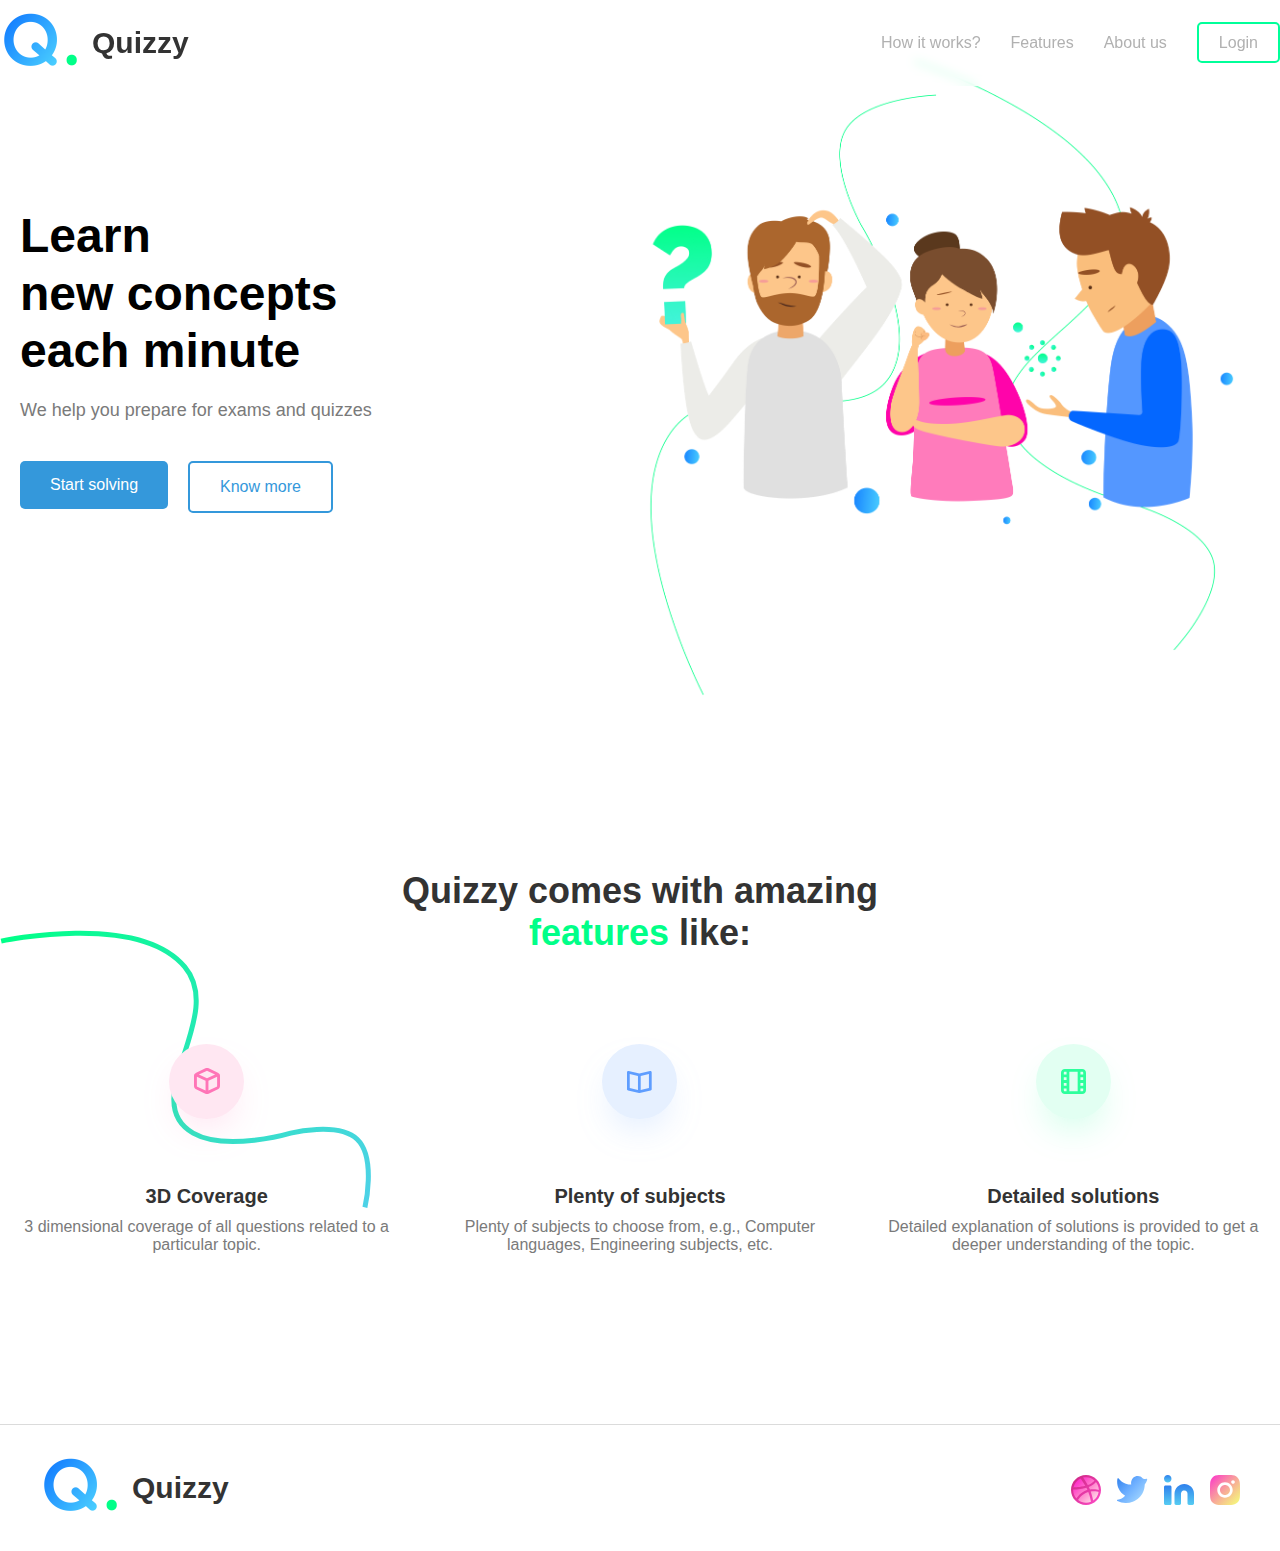
<file: index.html>
<!DOCTYPE html>
<html lang="en">
<head>
    <meta charset="UTF-8">
    <meta name="viewport" content="width=device-width, initial-scale=1.0">
    <title>Quizzy-home</title>
    <link rel="icon" type="image/x-icon" href="Favicon-icon.png">
    <link rel="stylesheet" href="main.css">
</head>
<body>
    <!-- =============>> HEADER<<=============> -->
    <section class="navbar">
        <div class="logo">
            <a href="index.html">
                <img src="Logo.png" alt="Logo">
                <span>Quizzy</span>
            </a>
        </div>
        <div class="menu">
            <a href="#">How it works?</a>
            <a href="#features">Features</a>
            <a href="about-team.html">About us</a>
            <div class="login">
                <a href="#" class="login-btn">Login</a>
            </div>
        </div>
    </section>

    <!-- =============>> SECTION-HERO<<=============> -->
    <section class="container">
        <div class="text-content">
            <h1>Learn <br>new concepts<br>each minute</h1>
            <p>We help you prepare for exams and quizzes</p>
            <div class="buttons">
                <a href="quizzy.html"><button class="start-btn">Start solving</button></a>
                <button class="know-more-btn">Know more</button>
            </div>
        </div>
        <div class="image-content">
            <img src="Illusttration.png" alt="Concept Illustration">
        </div>
    </section>

    <!-- =============>> features <<=============> -->
    <section id="features">
        <div class="containers">
            <div class="features-container">
                <div class="svg-background">
                    <svg xmlns="http://www.w3.org/2000/svg" width="371" height="278" viewBox="0 0 371 278" fill="none">
                        <path d="M364.915 277.359C364.915 277.359 376.503 227.746 357.163 209.22C338.328 191.179 290.657 203.1 290.657 203.1C290.657 203.1 226.251 221.916 193.141 203.1C136.618 170.978 226.489 86.7025 184.777 36.8344C138.325 -18.7015 1.17089 11.1295 1.17089 11.1295" stroke="url(#paint0_linear_1_220)" stroke-width="5"/>
                        <defs>
                            <linearGradient id="paint0_linear_1_220" x1="-3.36149e-06" y1="16" x2="395" y2="327" gradientUnits="userSpaceOnUse">
                                <stop stop-color="#01FF88"/>
                                <stop offset="1" stop-color="#56CCF2"/>
                            </linearGradient>
                        </defs>
                    </svg>
                </div>
                <div class="features-content">
                    <h2>Quizzy comes with amazing <span>features</span> like:</h2>
                    <div class="features-grid">
                        <div class="feature-item">
                            <div class="icon" >
                                <img src="Group 23.svg" alt="3D Coverage">
                            </div>
                            <h3>3D Coverage</h3>
                            <p>3 dimensional coverage of all questions related to a particular topic.</p>
                        </div>
                        <div class="feature-item">
                            <div class="icon" >
                                <img src="Plenty.svg" alt="Plenty of subjects">
                            </div>
                            <h3>Plenty of subjects</h3>
                            <p>Plenty of subjects to choose from, e.g., Computer languages, Engineering subjects, etc.</p>
                        </div>
                        <div class="feature-item">
                            <div class="icon" >
                                <img src="Detailed.svg" alt="Detailed solutions">
                            </div>
                            <h3>Detailed solutions</h3>
                            <p>Detailed explanation of solutions is provided to get a deeper understanding of the topic.</p>
                        </div>
                    </div>
                </div>
            </div>
        </div>
    </section>

    <!-- =============>> footer <<=============> -->
    <footer class="footer containers" >
        <div class="logo">
            <a href="index.html">
                <img src="Logo.png" alt="Logo">
                <span>Quizzy</span>
            </a>
        </div>
        <div class="social-icons">
            <a href="#" class="icon">
                <svg xmlns="http://www.w3.org/2000/svg" width="30" height="30" viewBox="0 0 30 30" fill="none">
                    <path d="M15 0.997314C22.7344 0.997314 28.9922 7.26247 28.9922 14.9942C28.9922 22.7259 22.7344 29.0028 15 29.0028C7.26562 29.0028 1.00781 22.7376 1.00781 15.0059C1.00781 7.2742 7.26562 0.997314 15 0.997314Z" fill="url(#paint0_linear_1_393)"/>
                    <path d="M15 30C6.72656 30 0 23.2773 0 15.0059C0 6.72272 6.72656 0 15 0C23.2734 0 30 6.72272 30 14.9941C30 23.2655 23.2734 30 15 30ZM27.6445 17.0473C27.2109 16.9065 23.6836 15.8623 19.6641 16.4959C21.3398 21.095 22.0195 24.8494 22.1484 25.6238C25.0312 23.6879 27.082 20.614 27.6445 17.0473ZM20.0039 26.8088C19.8164 25.6824 19.0664 21.7638 17.2734 17.0943C17.25 17.106 17.2148 17.1177 17.1914 17.1177C9.96094 19.6402 7.37109 24.65 7.13672 25.1193C9.30469 26.8088 12.0352 27.8178 15 27.8178C16.7695 27.8295 18.4688 27.4658 20.0039 26.8088ZM5.48438 23.5823C5.77734 23.0896 9.29297 17.2702 15.9023 15.1232C16.0664 15.0645 16.2422 15.0176 16.4062 14.9707C16.0898 14.2433 15.7383 13.5158 15.3633 12.8002C8.96484 14.7126 2.75391 14.6304 2.19141 14.6187C2.19141 14.7478 2.17969 14.8768 2.17969 15.0059C2.19141 18.3027 3.43359 21.3062 5.48438 23.5823ZM2.46094 12.3895C3.03516 12.4013 8.30859 12.4247 14.3086 10.8291C12.1875 7.05123 9.89062 3.88346 9.5625 3.42589C5.96484 5.11537 3.29297 8.42393 2.46094 12.3895ZM12 2.55768C12.3516 3.02698 14.6836 6.19476 16.7812 10.0548C21.3398 8.34181 23.2617 5.76066 23.4961 5.43215C21.2344 3.42589 18.2578 2.20571 15 2.20571C13.9688 2.20571 12.9609 2.33477 12 2.55768ZM24.9141 6.91044C24.6445 7.27415 22.5 10.0313 17.7656 11.9671C18.0586 12.5772 18.3516 13.1991 18.6211 13.8209C18.7148 14.0438 18.8086 14.2667 18.9023 14.4779C23.168 13.9382 27.3984 14.8064 27.8203 14.8885C27.7852 11.8733 26.707 9.09269 24.9141 6.91044Z" fill="url(#paint1_linear_1_393)"/>
                    <defs>
                      <linearGradient id="paint0_linear_1_393" x1="1" y1="1" x2="29" y2="29" gradientUnits="userSpaceOnUse">
                        <stop stop-color="#FF00D6"/>
                        <stop offset="1" stop-color="#FF0063" stop-opacity="0"/>
                        <stop offset="1" stop-color="#FF00C7" stop-opacity="0.74"/>
                      </linearGradient>
                      <linearGradient id="paint1_linear_1_393" x1="0" y1="0" x2="30" y2="30" gradientUnits="userSpaceOnUse">
                        <stop stop-color="#CA247E"/>
                        <stop offset="1" stop-color="#FF4DCA"/>
                      </linearGradient>
                    </defs>
                  </svg>
            </a>
            <a href="#" class="icon">
                <svg xmlns="http://www.w3.org/2000/svg" width="31" height="28" viewBox="0 0 31 28" fill="none">
                    <path d="M8.52248 27.0433C11.005 27.1269 13.4789 26.7086 15.7982 25.8131C18.1174 24.9175 20.2348 23.5629 22.0253 21.8293C23.8158 20.0958 25.243 18.0183 26.2225 15.7199C27.2021 13.4214 27.7142 10.9485 27.7285 8.44739C28.8662 7.02972 29.711 5.39737 30.2132 3.64627C30.2507 3.50791 30.2477 3.3616 30.2045 3.22494C30.1613 3.08828 30.0798 2.9671 29.9698 2.876C29.8598 2.7849 29.7261 2.72775 29.5846 2.71144C29.4431 2.69514 29.2999 2.72037 29.1723 2.78409C28.5771 3.07259 27.9071 3.16578 27.2565 3.05053C26.6059 2.93528 26.0077 2.61741 25.546 2.14169C24.9566 1.49181 24.2437 0.967664 23.4495 0.600305C22.6553 0.232946 21.796 0.0298499 20.9224 0.00304998C20.0488 -0.02375 19.1787 0.126292 18.3638 0.444285C17.5488 0.762278 16.8056 1.24175 16.178 1.8543C15.3188 2.69223 14.6894 3.73974 14.3511 4.89502C14.0128 6.05031 13.9771 7.27408 14.2473 8.44739C8.62321 8.78549 4.76185 6.09754 1.67277 2.41217C1.57997 2.30635 1.45857 2.23003 1.32341 2.19252C1.18824 2.15502 1.04516 2.15796 0.911622 2.20099C0.77809 2.24402 0.659889 2.32527 0.571456 2.43482C0.483022 2.54437 0.428182 2.67749 0.413634 2.8179C-0.174854 6.10502 0.249659 9.49475 1.63016 12.5318C3.01066 15.5689 5.28103 18.1079 8.13634 19.8078C6.22184 22.0187 3.53329 23.3996 0.631884 23.6622C0.476443 23.6882 0.332951 23.7624 0.221492 23.8746C0.110032 23.9867 0.0361832 24.1311 0.0102799 24.2876C-0.0156235 24.4441 0.00771545 24.6049 0.0770303 24.7474C0.146345 24.8898 0.258167 25.0069 0.396845 25.0823C2.92103 26.3525 5.70072 27.0233 8.52248 27.0433Z" fill="url(#paint0_linear_1_390)"/>
                    <defs>
                      <linearGradient id="paint0_linear_1_390" x1="0" y1="0" x2="30" y2="27" gradientUnits="userSpaceOnUse">
                        <stop stop-color="#2F80ED"/>
                        <stop offset="0.4375" stop-color="#6CAEFF"/>
                        <stop offset="1" stop-color="#B5E4FF"/>
                      </linearGradient>
                    </defs>
                  </svg>
            </a>
            <a href="#" class="icon">
                <svg xmlns="http://www.w3.org/2000/svg" width="30" height="30" viewBox="0 0 30 30" fill="none">
                    <path d="M20.25 8.99994C18.9726 8.99555 17.7068 9.24309 16.5252 9.72839C15.3435 10.2137 14.2692 10.9272 13.3636 11.8282C12.458 12.7291 11.739 13.7998 11.2476 14.9789C10.7562 16.158 10.5022 17.4225 10.5 18.6999V28.4999C10.5 28.8977 10.658 29.2792 10.9393 29.5605C11.2206 29.8418 11.6022 29.9999 12 29.9999H15.5C15.8978 29.9999 16.2793 29.8418 16.5606 29.5605C16.8419 29.2792 17 28.8977 17 28.4999V18.6999C16.9997 18.2456 17.0951 17.7963 17.28 17.3813C17.465 16.9663 17.7353 16.595 18.0734 16.2915C18.4115 15.988 18.8098 15.7592 19.2422 15.6199C19.6747 15.4806 20.1316 15.4341 20.5833 15.4833C21.3933 15.5853 22.1377 15.981 22.6753 16.5954C23.2129 17.2098 23.5064 18.0002 23.5 18.8166V28.4999C23.5 28.8977 23.658 29.2792 23.9393 29.5605C24.2206 29.8418 24.6021 29.9999 25 29.9999H28.5C28.8978 29.9999 29.2793 29.8418 29.5606 29.5605C29.8419 29.2792 29.9999 28.8977 29.9999 28.4999V18.6999C29.9978 17.4225 29.7437 16.158 29.2523 14.9789C28.761 13.7998 28.0419 12.7291 27.1363 11.8282C26.2307 10.9272 25.1564 10.2137 23.9748 9.72839C22.7931 9.24309 21.5274 8.99555 20.25 8.99994Z" fill="url(#paint0_linear_1_385)"/>
                    <path d="M5.99998 10.5H1.5C0.671571 10.5 0 11.1716 0 12V28.5C0 29.3284 0.671571 29.9999 1.5 29.9999H5.99998C6.82841 29.9999 7.49998 29.3284 7.49998 28.5V12C7.49998 11.1716 6.82841 10.5 5.99998 10.5Z" fill="url(#paint1_linear_1_385)"/>
                    <path d="M3.74999 7.49998C5.82105 7.49998 7.49998 5.82105 7.49998 3.74999C7.49998 1.67893 5.82105 0 3.74999 0C1.67893 0 0 1.67893 0 3.74999C0 5.82105 1.67893 7.49998 3.74999 7.49998Z" fill="url(#paint2_linear_1_385)"/>
                    <defs>
                      <linearGradient id="paint0_linear_1_385" x1="20.25" y1="8.99988" x2="20.25" y2="29.9999" gradientUnits="userSpaceOnUse">
                        <stop stop-color="#2F80ED"/>
                        <stop offset="1" stop-color="#56CCF2"/>
                      </linearGradient>
                      <linearGradient id="paint1_linear_1_385" x1="3.74999" y1="10.5" x2="3.74999" y2="29.9999" gradientUnits="userSpaceOnUse">
                        <stop stop-color="#2F80ED"/>
                        <stop offset="1" stop-color="#56CCF2"/>
                      </linearGradient>
                      <linearGradient id="paint2_linear_1_385" x1="3.74999" y1="0" x2="3.74999" y2="7.49998" gradientUnits="userSpaceOnUse">
                        <stop stop-color="#2F80ED"/>
                        <stop offset="1" stop-color="#56CCF2"/>
                      </linearGradient>
                    </defs>
                  </svg>
            </a>
            <a href="#" class="icon">
                <svg xmlns="http://www.w3.org/2000/svg" width="30" height="30" viewBox="0 0 30 30" fill="none">
                    <path d="M14.996 9.99768C12.2417 9.99768 9.99393 12.2454 9.99393 14.9997C9.99393 17.754 12.2417 20.0018 14.996 20.0018C17.7503 20.0018 19.998 17.754 19.998 14.9997C19.998 12.2454 17.7503 9.99768 14.996 9.99768ZM29.9983 14.9997C29.9983 12.9284 30.0171 10.8758 29.9008 8.80815C29.7844 6.40657 29.2366 4.27517 27.4804 2.51902C25.7205 0.759114 23.5929 0.215007 21.1913 0.0986802C19.1199 -0.0176462 17.0673 0.00111615 14.9997 0.00111615C12.9284 0.00111615 10.8758 -0.0176462 8.80815 0.0986802C6.40658 0.215007 4.27517 0.762866 2.51902 2.51902C0.759114 4.27893 0.215007 6.40657 0.0986802 8.80815C-0.0176462 10.8795 0.00111615 12.9321 0.00111615 14.9997C0.00111615 17.0673 -0.0176462 19.1237 0.0986802 21.1913C0.215007 23.5929 0.762867 25.7243 2.51902 27.4804C4.27893 29.2403 6.40658 29.7844 8.80815 29.9008C10.8795 30.0171 12.9321 29.9983 14.9997 29.9983C17.0711 29.9983 19.1237 30.0171 21.1913 29.9008C23.5929 29.7844 25.7243 29.2366 27.4804 27.4804C29.2403 25.7205 29.7844 23.5929 29.9008 21.1913C30.0208 19.1237 29.9983 17.0711 29.9983 14.9997ZM14.996 22.696C10.7369 22.696 7.29966 19.2588 7.29966 14.9997C7.29966 10.7407 10.7369 7.30341 14.996 7.30341C19.255 7.30341 22.6923 10.7407 22.6923 14.9997C22.6923 19.2588 19.255 22.696 14.996 22.696ZM23.0075 8.78564C22.0131 8.78564 21.2101 7.98261 21.2101 6.98821C21.2101 5.9938 22.0131 5.19078 23.0075 5.19078C24.0019 5.19078 24.8049 5.9938 24.8049 6.98821C24.8052 7.22433 24.7589 7.4582 24.6687 7.6764C24.5785 7.89461 24.4461 8.09288 24.2791 8.25984C24.1122 8.42681 23.9139 8.5592 23.6957 8.64942C23.4775 8.73964 23.2436 8.78593 23.0075 8.78564Z" fill="url(#paint0_linear_1_392)"/>
                    <defs>
                      <linearGradient id="paint0_linear_1_392" x1="0" y1="0" x2="30" y2="30" gradientUnits="userSpaceOnUse">
                        <stop stop-color="#FD2DCF"/>
                        <stop offset="1" stop-color="#F0FF3F" stop-opacity="0.69"/>
                      </linearGradient>
                    </defs>
                  </svg>
            </a>
        </div>
    </footer>
</body>
</html>
</file>
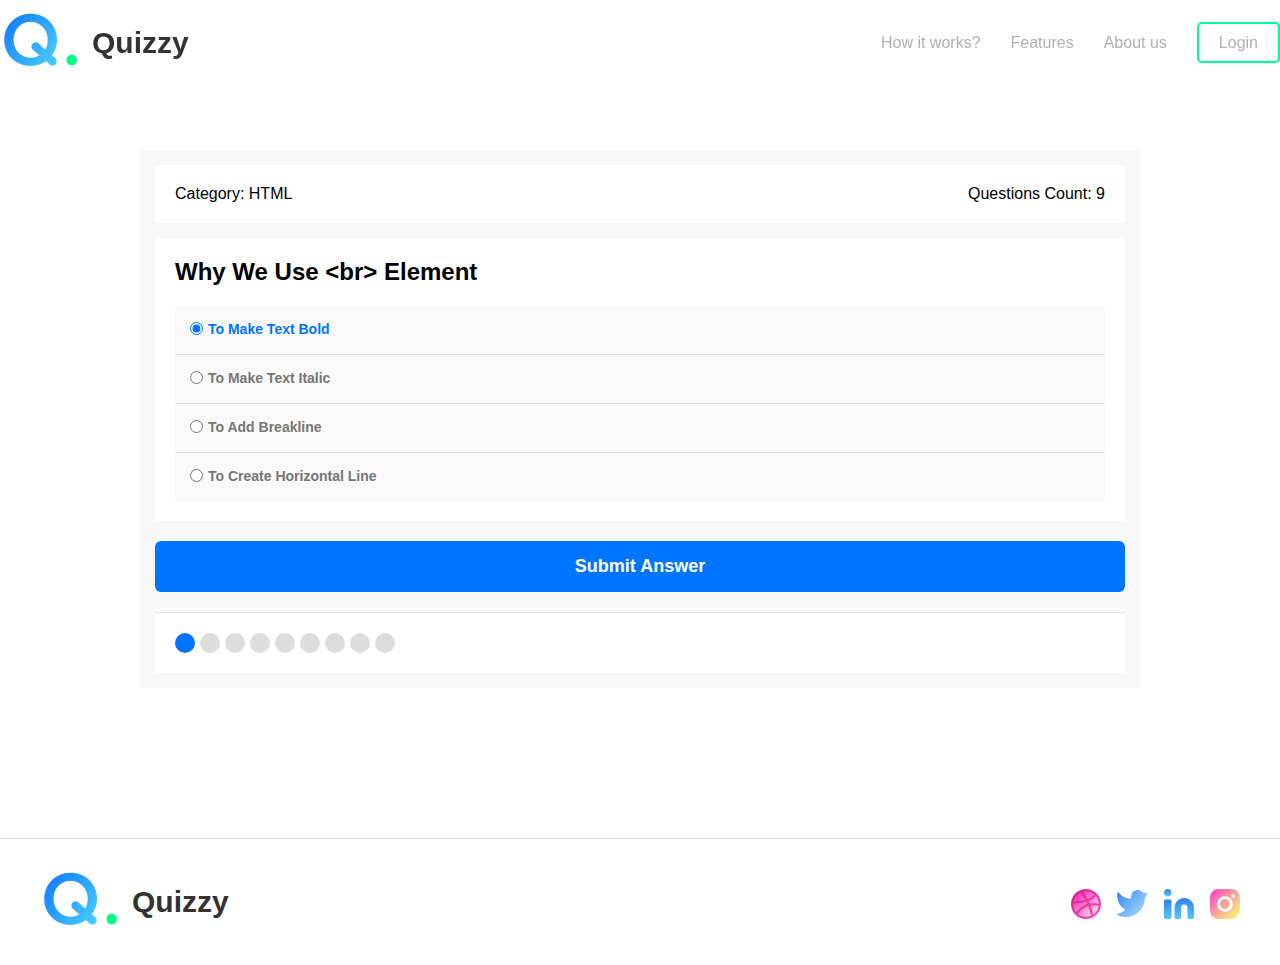
<file: quizzy.html>
<!DOCTYPE html>
<html lang="en">

<head>
    <meta charset="UTF-8" />
    <meta name="viewport" content="width=device-width, initial-scale=1.0" />
    <title>Quiz-App</title>
    <link rel="icon" type="image/x-icon" href="Favicon-icon.png">
    <link rel="stylesheet" href="main.css" />
</head>

<body>
    <!-- =============>> HEADER<<=============> -->
    <section class="navbar">
        <div class="logo">
            <a href="index.html">
                <img src="Logo.png" alt="Logo">
                <span>Quizzy</span>
            </a>
        </div>
        <div class="menu">
            <a href="index.html">How it works?</a>
            <a href="index.html#features">Features</a>
            <a href="about-team.html">About us</a>
            <div class="login">
                <a href="#" class="login-btn">Login</a>
            </div>
        </div>
    </section>

     <!-- =============>> QUIZZ-APP <<=============> -->
    <section>
        <div class="quiz-app">
            <div class="quiz-info">
                <div class="category">Category: <span>HTML</span></div>
                <div class="count">Questions Count: <span></span></div>
            </div>
            <div class="quiz-area"></div>
            <div class="answers-area"></div>
            <button class="submit-button">Submit Answer</button>
            <div class="bullets">
                <div class="spans"></div>
                <div class="countdown"></div>
            </div>
            <div class="results"></div>
        </div>
    </section>

    <!-- =============>> footer <<=============> -->
    <footer class="footer containers">
        <div class="logo">
            <a href="index.html">
                <img src="Logo.png" alt="Logo">
                <span>Quizzy</span>
            </a>
        </div>
        <div class="social-icons">
            <a href="#" class="icon">
                <svg xmlns="http://www.w3.org/2000/svg" width="30" height="30" viewBox="0 0 30 30" fill="none">
                    <path
                        d="M15 0.997314C22.7344 0.997314 28.9922 7.26247 28.9922 14.9942C28.9922 22.7259 22.7344 29.0028 15 29.0028C7.26562 29.0028 1.00781 22.7376 1.00781 15.0059C1.00781 7.2742 7.26562 0.997314 15 0.997314Z"
                        fill="url(#paint0_linear_1_393)" />
                    <path
                        d="M15 30C6.72656 30 0 23.2773 0 15.0059C0 6.72272 6.72656 0 15 0C23.2734 0 30 6.72272 30 14.9941C30 23.2655 23.2734 30 15 30ZM27.6445 17.0473C27.2109 16.9065 23.6836 15.8623 19.6641 16.4959C21.3398 21.095 22.0195 24.8494 22.1484 25.6238C25.0312 23.6879 27.082 20.614 27.6445 17.0473ZM20.0039 26.8088C19.8164 25.6824 19.0664 21.7638 17.2734 17.0943C17.25 17.106 17.2148 17.1177 17.1914 17.1177C9.96094 19.6402 7.37109 24.65 7.13672 25.1193C9.30469 26.8088 12.0352 27.8178 15 27.8178C16.7695 27.8295 18.4688 27.4658 20.0039 26.8088ZM5.48438 23.5823C5.77734 23.0896 9.29297 17.2702 15.9023 15.1232C16.0664 15.0645 16.2422 15.0176 16.4062 14.9707C16.0898 14.2433 15.7383 13.5158 15.3633 12.8002C8.96484 14.7126 2.75391 14.6304 2.19141 14.6187C2.19141 14.7478 2.17969 14.8768 2.17969 15.0059C2.19141 18.3027 3.43359 21.3062 5.48438 23.5823ZM2.46094 12.3895C3.03516 12.4013 8.30859 12.4247 14.3086 10.8291C12.1875 7.05123 9.89062 3.88346 9.5625 3.42589C5.96484 5.11537 3.29297 8.42393 2.46094 12.3895ZM12 2.55768C12.3516 3.02698 14.6836 6.19476 16.7812 10.0548C21.3398 8.34181 23.2617 5.76066 23.4961 5.43215C21.2344 3.42589 18.2578 2.20571 15 2.20571C13.9688 2.20571 12.9609 2.33477 12 2.55768ZM24.9141 6.91044C24.6445 7.27415 22.5 10.0313 17.7656 11.9671C18.0586 12.5772 18.3516 13.1991 18.6211 13.8209C18.7148 14.0438 18.8086 14.2667 18.9023 14.4779C23.168 13.9382 27.3984 14.8064 27.8203 14.8885C27.7852 11.8733 26.707 9.09269 24.9141 6.91044Z"
                        fill="url(#paint1_linear_1_393)" />
                    <defs>
                        <linearGradient id="paint0_linear_1_393" x1="1" y1="1" x2="29" y2="29"
                            gradientUnits="userSpaceOnUse">
                            <stop stop-color="#FF00D6" />
                            <stop offset="1" stop-color="#FF0063" stop-opacity="0" />
                            <stop offset="1" stop-color="#FF00C7" stop-opacity="0.74" />
                        </linearGradient>
                        <linearGradient id="paint1_linear_1_393" x1="0" y1="0" x2="30" y2="30"
                            gradientUnits="userSpaceOnUse">
                            <stop stop-color="#CA247E" />
                            <stop offset="1" stop-color="#FF4DCA" />
                        </linearGradient>
                    </defs>
                </svg>
            </a>
            <a href="#" class="icon">
                <svg xmlns="http://www.w3.org/2000/svg" width="31" height="28" viewBox="0 0 31 28" fill="none">
                    <path
                        d="M8.52248 27.0433C11.005 27.1269 13.4789 26.7086 15.7982 25.8131C18.1174 24.9175 20.2348 23.5629 22.0253 21.8293C23.8158 20.0958 25.243 18.0183 26.2225 15.7199C27.2021 13.4214 27.7142 10.9485 27.7285 8.44739C28.8662 7.02972 29.711 5.39737 30.2132 3.64627C30.2507 3.50791 30.2477 3.3616 30.2045 3.22494C30.1613 3.08828 30.0798 2.9671 29.9698 2.876C29.8598 2.7849 29.7261 2.72775 29.5846 2.71144C29.4431 2.69514 29.2999 2.72037 29.1723 2.78409C28.5771 3.07259 27.9071 3.16578 27.2565 3.05053C26.6059 2.93528 26.0077 2.61741 25.546 2.14169C24.9566 1.49181 24.2437 0.967664 23.4495 0.600305C22.6553 0.232946 21.796 0.0298499 20.9224 0.00304998C20.0488 -0.02375 19.1787 0.126292 18.3638 0.444285C17.5488 0.762278 16.8056 1.24175 16.178 1.8543C15.3188 2.69223 14.6894 3.73974 14.3511 4.89502C14.0128 6.05031 13.9771 7.27408 14.2473 8.44739C8.62321 8.78549 4.76185 6.09754 1.67277 2.41217C1.57997 2.30635 1.45857 2.23003 1.32341 2.19252C1.18824 2.15502 1.04516 2.15796 0.911622 2.20099C0.77809 2.24402 0.659889 2.32527 0.571456 2.43482C0.483022 2.54437 0.428182 2.67749 0.413634 2.8179C-0.174854 6.10502 0.249659 9.49475 1.63016 12.5318C3.01066 15.5689 5.28103 18.1079 8.13634 19.8078C6.22184 22.0187 3.53329 23.3996 0.631884 23.6622C0.476443 23.6882 0.332951 23.7624 0.221492 23.8746C0.110032 23.9867 0.0361832 24.1311 0.0102799 24.2876C-0.0156235 24.4441 0.00771545 24.6049 0.0770303 24.7474C0.146345 24.8898 0.258167 25.0069 0.396845 25.0823C2.92103 26.3525 5.70072 27.0233 8.52248 27.0433Z"
                        fill="url(#paint0_linear_1_390)" />
                    <defs>
                        <linearGradient id="paint0_linear_1_390" x1="0" y1="0" x2="30" y2="27"
                            gradientUnits="userSpaceOnUse">
                            <stop stop-color="#2F80ED" />
                            <stop offset="0.4375" stop-color="#6CAEFF" />
                            <stop offset="1" stop-color="#B5E4FF" />
                        </linearGradient>
                    </defs>
                </svg>
            </a>
            <a href="#" class="icon">
                <svg xmlns="http://www.w3.org/2000/svg" width="30" height="30" viewBox="0 0 30 30" fill="none">
                    <path
                        d="M20.25 8.99994C18.9726 8.99555 17.7068 9.24309 16.5252 9.72839C15.3435 10.2137 14.2692 10.9272 13.3636 11.8282C12.458 12.7291 11.739 13.7998 11.2476 14.9789C10.7562 16.158 10.5022 17.4225 10.5 18.6999V28.4999C10.5 28.8977 10.658 29.2792 10.9393 29.5605C11.2206 29.8418 11.6022 29.9999 12 29.9999H15.5C15.8978 29.9999 16.2793 29.8418 16.5606 29.5605C16.8419 29.2792 17 28.8977 17 28.4999V18.6999C16.9997 18.2456 17.0951 17.7963 17.28 17.3813C17.465 16.9663 17.7353 16.595 18.0734 16.2915C18.4115 15.988 18.8098 15.7592 19.2422 15.6199C19.6747 15.4806 20.1316 15.4341 20.5833 15.4833C21.3933 15.5853 22.1377 15.981 22.6753 16.5954C23.2129 17.2098 23.5064 18.0002 23.5 18.8166V28.4999C23.5 28.8977 23.658 29.2792 23.9393 29.5605C24.2206 29.8418 24.6021 29.9999 25 29.9999H28.5C28.8978 29.9999 29.2793 29.8418 29.5606 29.5605C29.8419 29.2792 29.9999 28.8977 29.9999 28.4999V18.6999C29.9978 17.4225 29.7437 16.158 29.2523 14.9789C28.761 13.7998 28.0419 12.7291 27.1363 11.8282C26.2307 10.9272 25.1564 10.2137 23.9748 9.72839C22.7931 9.24309 21.5274 8.99555 20.25 8.99994Z"
                        fill="url(#paint0_linear_1_385)" />
                    <path
                        d="M5.99998 10.5H1.5C0.671571 10.5 0 11.1716 0 12V28.5C0 29.3284 0.671571 29.9999 1.5 29.9999H5.99998C6.82841 29.9999 7.49998 29.3284 7.49998 28.5V12C7.49998 11.1716 6.82841 10.5 5.99998 10.5Z"
                        fill="url(#paint1_linear_1_385)" />
                    <path
                        d="M3.74999 7.49998C5.82105 7.49998 7.49998 5.82105 7.49998 3.74999C7.49998 1.67893 5.82105 0 3.74999 0C1.67893 0 0 1.67893 0 3.74999C0 5.82105 1.67893 7.49998 3.74999 7.49998Z"
                        fill="url(#paint2_linear_1_385)" />
                    <defs>
                        <linearGradient id="paint0_linear_1_385" x1="20.25" y1="8.99988" x2="20.25" y2="29.9999"
                            gradientUnits="userSpaceOnUse">
                            <stop stop-color="#2F80ED" />
                            <stop offset="1" stop-color="#56CCF2" />
                        </linearGradient>
                        <linearGradient id="paint1_linear_1_385" x1="3.74999" y1="10.5" x2="3.74999" y2="29.9999"
                            gradientUnits="userSpaceOnUse">
                            <stop stop-color="#2F80ED" />
                            <stop offset="1" stop-color="#56CCF2" />
                        </linearGradient>
                        <linearGradient id="paint2_linear_1_385" x1="3.74999" y1="0" x2="3.74999" y2="7.49998"
                            gradientUnits="userSpaceOnUse">
                            <stop stop-color="#2F80ED" />
                            <stop offset="1" stop-color="#56CCF2" />
                        </linearGradient>
                    </defs>
                </svg>
            </a>
            <a href="#" class="icon">
                <svg xmlns="http://www.w3.org/2000/svg" width="30" height="30" viewBox="0 0 30 30" fill="none">
                    <path
                        d="M14.996 9.99768C12.2417 9.99768 9.99393 12.2454 9.99393 14.9997C9.99393 17.754 12.2417 20.0018 14.996 20.0018C17.7503 20.0018 19.998 17.754 19.998 14.9997C19.998 12.2454 17.7503 9.99768 14.996 9.99768ZM29.9983 14.9997C29.9983 12.9284 30.0171 10.8758 29.9008 8.80815C29.7844 6.40657 29.2366 4.27517 27.4804 2.51902C25.7205 0.759114 23.5929 0.215007 21.1913 0.0986802C19.1199 -0.0176462 17.0673 0.00111615 14.9997 0.00111615C12.9284 0.00111615 10.8758 -0.0176462 8.80815 0.0986802C6.40658 0.215007 4.27517 0.762866 2.51902 2.51902C0.759114 4.27893 0.215007 6.40657 0.0986802 8.80815C-0.0176462 10.8795 0.00111615 12.9321 0.00111615 14.9997C0.00111615 17.0673 -0.0176462 19.1237 0.0986802 21.1913C0.215007 23.5929 0.762867 25.7243 2.51902 27.4804C4.27893 29.2403 6.40658 29.7844 8.80815 29.9008C10.8795 30.0171 12.9321 29.9983 14.9997 29.9983C17.0711 29.9983 19.1237 30.0171 21.1913 29.9008C23.5929 29.7844 25.7243 29.2366 27.4804 27.4804C29.2403 25.7205 29.7844 23.5929 29.9008 21.1913C30.0208 19.1237 29.9983 17.0711 29.9983 14.9997ZM14.996 22.696C10.7369 22.696 7.29966 19.2588 7.29966 14.9997C7.29966 10.7407 10.7369 7.30341 14.996 7.30341C19.255 7.30341 22.6923 10.7407 22.6923 14.9997C22.6923 19.2588 19.255 22.696 14.996 22.696ZM23.0075 8.78564C22.0131 8.78564 21.2101 7.98261 21.2101 6.98821C21.2101 5.9938 22.0131 5.19078 23.0075 5.19078C24.0019 5.19078 24.8049 5.9938 24.8049 6.98821C24.8052 7.22433 24.7589 7.4582 24.6687 7.6764C24.5785 7.89461 24.4461 8.09288 24.2791 8.25984C24.1122 8.42681 23.9139 8.5592 23.6957 8.64942C23.4775 8.73964 23.2436 8.78593 23.0075 8.78564Z"
                        fill="url(#paint0_linear_1_392)" />
                    <defs>
                        <linearGradient id="paint0_linear_1_392" x1="0" y1="0" x2="30" y2="30"
                            gradientUnits="userSpaceOnUse">
                            <stop stop-color="#FD2DCF" />
                            <stop offset="1" stop-color="#F0FF3F" stop-opacity="0.69" />
                        </linearGradient>
                    </defs>
                </svg>
            </a>
        </div>
    </footer>
    <script src="main.js"></script>
</body>

</html>
</file>
<file: main.css>
/*=============>> REAST-CSS<<=============>*/
* {
  margin: 0;
  padding: 0;
  box-sizing: border-box;
}

a {
  text-decoration: none;
}
html{
  scroll-behavior: smooth;
}
body {
  font-family: Tahoma, Arial;
}

/*=============>> HEADER<<=============>*/
.navbar {
  position: fixed;
  left: 0;
  right: 0;
  top: 0;
  display: flex;
  justify-content: space-between;
  align-items: center;
  background-color: rgba(255, 255, 255, 0.4);
  -webkit-backdrop-filter: blur(5px);
  backdrop-filter: blur(5px);
  max-width: 1440px;
  margin: 0 auto;
}

.logo a {
  display: flex;
  align-items: center;
}

.logo img {
  width: 82px;
  margin-right: 10px;
}

.logo span {
  font-size: 30px;
  font-weight: bold;
  color: #333;
}

.menu {
  display: flex;
  gap: 30px;
}

.menu a {
  text-decoration: none;
  color: #b1b1b1;
  font-size: 16px;
}

.menu a:hover {
  color: #3498db;
}

.login-btn {
  padding: 10px 20px;
  border: 2px solid #00ff99;
  color: #00ff99;
  text-decoration: none;
  border-radius: 5px;
  transition: background-color 0.3s ease;
}

.login-btn:hover {
  background-color: #00ff99;
  color: white !important;
}
/*=============>> SECTION-HERO<<=============>*/
.container {
  display: flex;
  justify-content: space-between;
  align-items: center;
  padding: 20px;
  border-radius: 10px;
  max-width: 1440px;
  margin: 0 auto;
}

.text-content {
  max-width: 50%;
}

.text-content h1 {
  font-size: 48px;
  line-height: 1.2;
  color: #000;
}

.text-content p {
  font-size: 18px;
  color: #7a7a7a;
  margin-top: 20px;
  margin-bottom: 40px;
}

.buttons {
  display: flex;
  gap: 20px;
}

.start-btn,
.know-more-btn {
  padding: 15px 30px;
  border: none;
  cursor: pointer;
  font-size: 16px;
  border-radius: 5px;
}

.start-btn {
  background-color: #3498db;
  color: #fff;
  transition: all .4s;
}

.start-btn:hover {
  border: 2px solid #3498db;
  color: #3498db;
  background-color: transparent;
}

.know-more-btn {
  background-color: transparent;
  border: 2px solid #3498db;
  color: #3498db;
}
.know-more-btn:hover{
  background-color: #3498db;
  color: #fff;
  transition: all .4s;
}
.image-content img {
  max-width: 694.641px;
  height: auto;
}

/*=============>> SECTION-features<<=============>*/
.containers {
  margin-top: 150px;
}
.features-container {
  position: relative;
  text-align: center;
  border-radius: 10px;
  max-width: 1400px;
  margin: 0 auto;
}

.svg-background {
  position: absolute;
  top: 60px;
  left: 0;
  z-index: -1;
}

.features-content h2 {
  font-size: 36px;
  margin-bottom: 40px;
  color: #333;
  max-width: 488px;
  margin: 0 auto;
}

.features-content h2 span {
  color: #01FF88;
}

.features-grid {
  display: flex;
  justify-content: space-between;
  gap: 20px;
  margin-top: 60px;
}

.feature-item {
  flex: 1;
  text-align: center;
  padding: 20px;
}

.icon {
  margin: 0 auto 20px auto;
  border-radius: 50%;
  display: flex;
  justify-content: center;
  align-items: center;
}


.feature-item h3 {
  font-size: 20px;
  color: #333;
  margin-bottom: 10px;
}

.feature-item p {
  font-size: 16px;
  color: #7a7a7a;
}


/*=============>> QUIZZ-APP <<=============>*/
.quiz-app {
  background-color: #f8f8f8;
  padding: 15px;
  max-width: 1000px;
  margin: 150px auto 0;
}

.quiz-app .quiz-info {
  display: flex;
  background-color: #fff;
  padding: 20px;
}

.quiz-app .quiz-info .category {
  flex: 1;
}

.quiz-app .quiz-info .count {
  flex: 1;
  text-align: right;
}

.quiz-app .quiz-area {
  background-color: #fff;
  padding: 20px;
  margin-top: 15px;
}

.quiz-app .quiz-area h2 {
  margin: 0;
}

.quiz-app .answers-area {
  background-color: #fff;
  padding: 0 20px 20px;
}

.quiz-app .answers-area .answer {
  background-color: #f9f9f9;
  padding: 15px;
}

.quiz-app .answers-area .answer:not(:last-child) {
  border-bottom: 1px solid #dfdfdf;
}

.quiz-app .answers-area .answer input[type="Radio"]:checked+label {
  color: #0075ff;
}

.quiz-app .answers-area .answer label {
  cursor: pointer;
  font-weight: bold;
  color: #777;
  font-size: 14px;
  margin-left: 5px;
  position: relative;
  top: -1px;
}

.quiz-app .submit-button {
  background-color: #0075ff;
  display: block;
  width: 100%;
  padding: 15px;
  border: none;
  color: #fff;
  font-weight: bold;
  font-size: 18px;
  cursor: pointer;
  border-radius: 6px;
  margin: 20px auto;
}

.quiz-app .submit-button:focus {
  outline: none;
}

.quiz-app .bullets {
  border-top: 1px solid #dfdfdf;
  background-color: #fff;
  display: flex;
  padding: 20px;
}

.quiz-app .bullets .spans {
  flex: 1;
  display: flex;
}

.quiz-app .bullets .spans span {
  width: 20px;
  height: 20px;
  background-color: #ddd;
  margin-right: 5px;
  border-radius: 50%;
}

.quiz-app .bullets .spans span.on {
  background-color: #0075ff;
}

.quiz-app .results span {
  font-weight: bold;
}

.quiz-app .results span.bad {
  color: #dc0a0a;
}

.quiz-app .results span.good {
  color: #009688;
}

.quiz-app .results span.perfect {
  color: #0075ff;
}


/*=============>> FOOTER <<=============>*/
.footer {
  display: flex;
  justify-content: space-between;
  align-items: center;
  width: 100%;
  padding: 20px 40px;
  background-color: #ffffff;
  border-top: 1px solid #dbdbdb;
  max-width: 1400px;
  margin: 150px auto 0;
}

.social-icons {
  display: flex;
  gap: 40px;
}
.icon img {
  transition: transform 0.3s ease;
}

.icon:hover img {
  transform: scale(1.1);
}


/*=============>> ABOUT-TEAM <<=============>*/
.team-section {
  background-color: #fff;
  display: flex;
  flex-direction: column;
  overflow: hidden;
  margin-top: 150px;
}

.section-header {
  display: flex;
  flex-direction: column;
  align-items: center;
  text-align: center;
  padding: 0 52px;
}

@media (max-width: 991px) {
  .section-header {
    padding: 0 20px;
  }
}

.header-content {
  max-width: 716px;
  color: #282828;
  font-weight: 600;
}

.section-subtitle {
  font-size: 16px;
  line-height: 2;
}

.section-title {
  font-size: 54px;
  line-height: 1;
  letter-spacing: -1px;
  margin-top: 4px;
}

@media (max-width: 991px) {
  .section-title {
    font-size: 40px;
  }
}

.section-description {
  color: #5f6980;
  font-size: 20px;
  font-weight: 400;
  line-height: 35px;
  margin-top: 16px;
  max-width: 760px;
}

.team-cards {
  display: flex;
  margin-top: 48px;
  width: 100%;
  flex-direction: column;
}

@media (max-width: 991px) {
  .team-cards {
    margin-top: 40px;
  }
}

.card-row {
  display: flex;
  width: 100%;
  gap: 32px;
  flex-wrap: wrap;
}

.team-card {
  background-color: #fff;
  display: flex;
  min-width: 240px;
  padding-bottom: 16px;
  flex-direction: column;
  overflow: hidden;
  flex-grow: 1;
  width: 248px;
  border: 1px solid #eaecf0;
}

.card-image {
  width: 100%;
  aspect-ratio: 1.35;
  object-fit: contain;
}

.card-content {
  display: flex;
  margin-top: 16px;
  width: 100%;
  flex-direction: column;
  padding: 0 16px;
}

.card-info {
  font-family: Inter, sans-serif;
}

.card-name {
  color: #282828;
  font-size: 18px;
  font-weight: 600;
  line-height: 2;
}

.card-job-title {
  color: #3e3e59;
  font-size: 14px;
  font-weight: 400;
  line-height: 2;
  margin-top: 4px;
}

.card-description {
  color: #5f6980;
  font-size: 14px;
  font-weight: 400;
  line-height: 22px;
  margin-top: 8px;
}

.social-icons {
  display: flex;
  margin-top: 24px;
  gap: 16px;
}

.social-icon {
  width: 36px;
  height: 36px;
  border-radius: 50%;
  object-fit: contain;
}

.visually-hidden {
  position: absolute;
  width: 1px;
  height: 1px;
  padding: 0;
  margin: -1px;
  overflow: hidden;
  clip: rect(0, 0, 0, 0);
  white-space: nowrap;
  border: 0;
}
</file>
